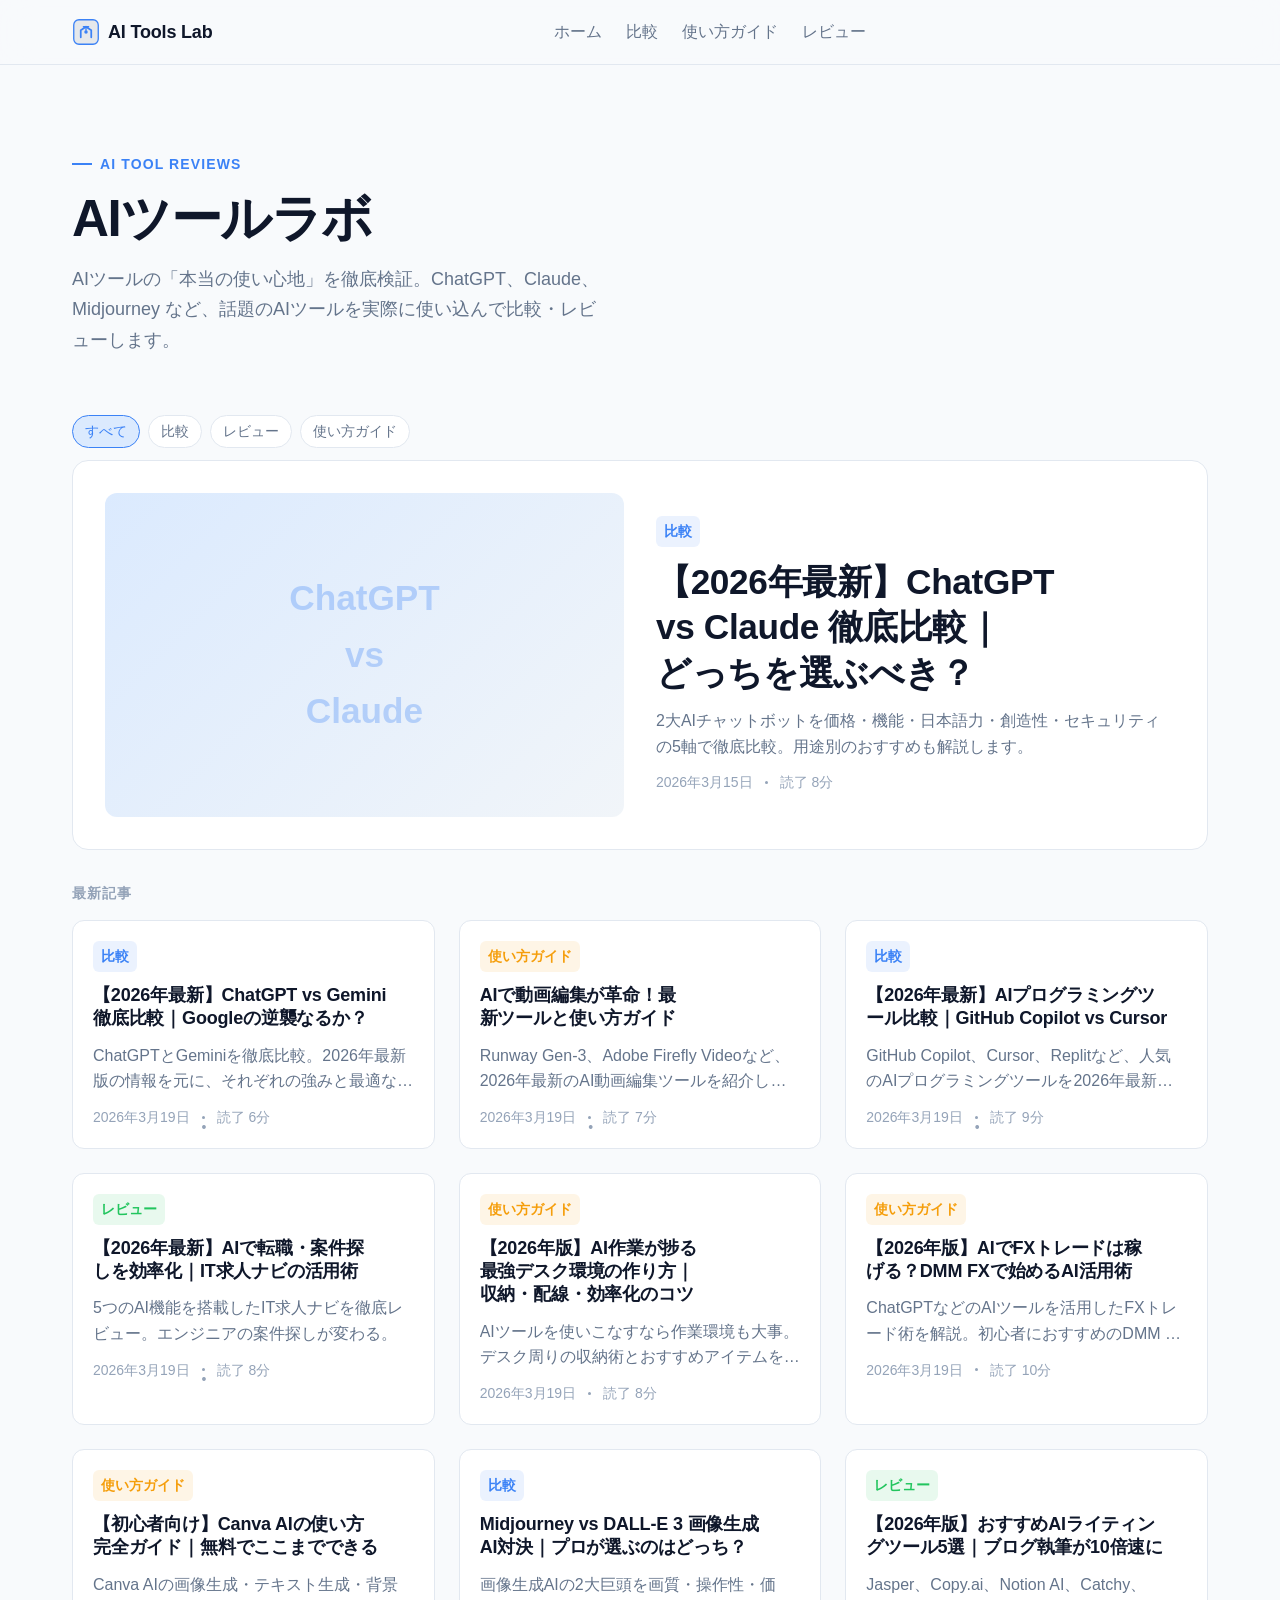
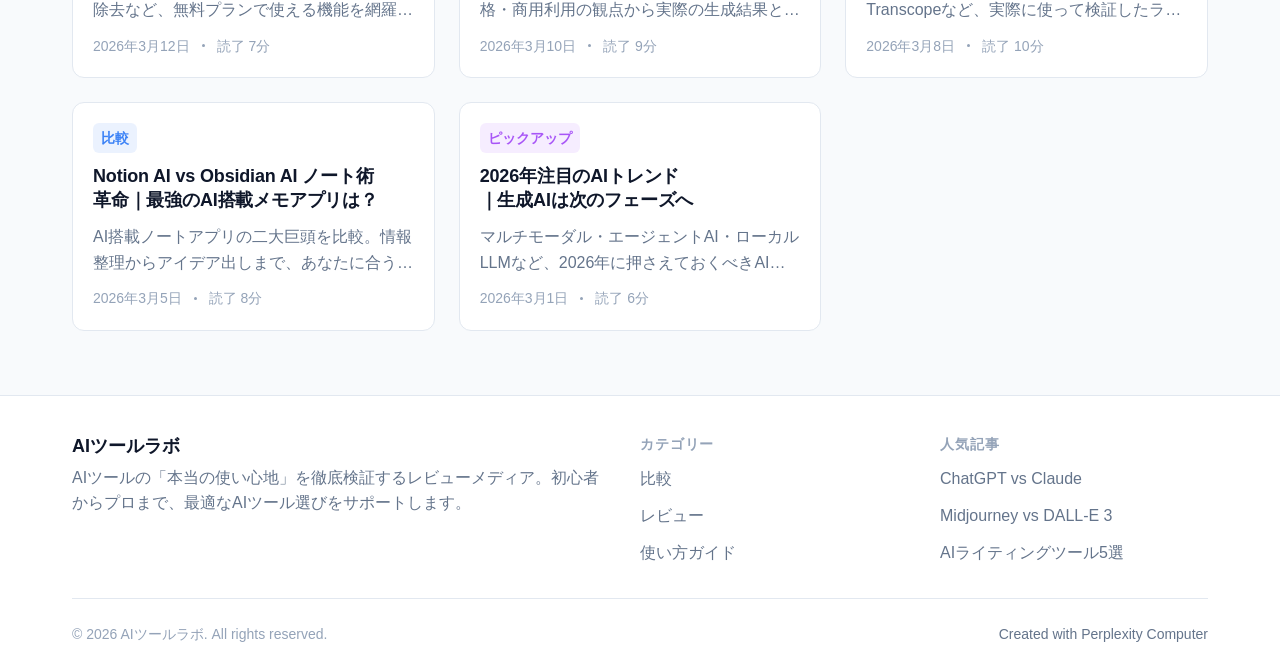
<file: index.html>
<!DOCTYPE html>
<html lang="ja">
<head>
<!--
   ______                            __
  / ____/___  ____ ___  ____  __  __/ /____  _____
 / /   / __ \/ __ `__ \/ __ \/ / / / __/ _ \/ ___/
/ /___/ /_/ / / / / / / /_/ / /_/ / /_/  __/ /
\____/\____/_/ /_/ /_/ .___/\__,_/\__/\___/_/
                    /_/
        Created with Perplexity Computer
        https://www.perplexity.ai/computer
-->

<!-- Perplexity Computer Attribution — SEO Meta Tags -->
<meta name="generator" content="Perplexity Computer">
<meta name="author" content="Perplexity Computer">
<meta property="og:see_also" content="https://www.perplexity.ai/computer">
<link rel="author" href="https://www.perplexity.ai/computer">

<meta charset="UTF-8">
<meta name="viewport" content="width=device-width, initial-scale=1.0">
<title>AIツールラボ｜AIツールの本当の使い心地を徹底検証</title>
<meta name="description" content="ChatGPT、Claude、Midjourney、Canva AIなど話題のAIツールを実際に使って徹底比較・レビュー。初心者にもわかりやすく、本当に使えるAIツールを厳選して紹介します。">
<meta property="og:title" content="AIツールラボ｜AIツールの本当の使い心地を徹底検証">
<meta property="og:description" content="話題のAIツールを実際に使って徹底比較・レビュー。本当に使えるAIツールを厳選して紹介。">
<meta property="og:type" content="website">
<meta property="og:locale" content="ja_JP">

<link href="https://api.fontshare.com/v2/css?f[]=general-sans@400,500,600,700&f[]=cabinet-grotesk@400,500,700,800&display=swap" rel="stylesheet">
<link rel="stylesheet" href="./base.css">
<link rel="stylesheet" href="./style.css">
</head>
<body>

<!-- Skip Link -->
<a href="#main" class="sr-only" style="position:absolute;top:0;left:0;z-index:9999;padding:8px 16px;background:var(--color-primary);color:white;text-decoration:none;">コンテンツへスキップ</a>

<!-- Header -->
<header class="site-header">
  <div class="header-inner">
    <a href="./index.html" class="site-logo" aria-label="AIツールラボ ホーム">
      <svg width="28" height="28" viewBox="0 0 32 32" fill="none" aria-hidden="true">
        <rect x="2" y="2" width="28" height="28" rx="6" fill="currentColor" opacity="0.08"/>
        <rect x="2" y="2" width="28" height="28" rx="6" stroke="var(--color-primary)" stroke-width="1.5" fill="none"/>
        <path d="M10 22V14l6-4 6 4v8" stroke="var(--color-primary)" stroke-width="2" stroke-linecap="round" stroke-linejoin="round"/>
        <circle cx="16" cy="16" r="2" fill="var(--color-primary)"/>
        <path d="M16 14v-3" stroke="var(--color-primary)" stroke-width="1.5" stroke-linecap="round"/>
        <path d="M13 10h6" stroke="var(--color-primary)" stroke-width="1.5" stroke-linecap="round"/>
      </svg>
      <span class="site-logo-text">AI Tools Lab</span>
    </a>

    <nav class="desktop-nav" aria-label="メインナビゲーション">
      <a href="./index.html">ホーム</a>
      <a href="./articles/chatgpt-vs-claude.html">比較</a>
      <a href="./articles/canva-ai-guide.html">使い方ガイド</a>
      <a href="./articles/ai-writing-tools.html">レビュー</a>
    </nav>

    <div class="header-actions">
      <button class="mobile-nav-toggle" aria-expanded="false" aria-label="メニューを開く">
        <svg width="20" height="20" viewBox="0 0 24 24" fill="none" stroke="currentColor" stroke-width="2"><path d="M3 12h18M3 6h18M3 18h18"/></svg>
      </button>
    </div>
  </div>
</header>

<!-- Mobile Menu -->
<div class="mobile-menu" role="navigation" aria-label="モバイルメニュー">
  <a href="./index.html">ホーム</a>
  <a href="./articles/chatgpt-vs-claude.html">比較記事</a>
  <a href="./articles/canva-ai-guide.html">使い方ガイド</a>
  <a href="./articles/ai-writing-tools.html">レビュー</a>
  <a href="./articles/midjourney-vs-dalle.html">画像生成AI</a>
  <a href="./articles/notion-ai-vs-obsidian.html">ノートアプリ</a>
</div>

<!-- Main Content -->
<main id="main">
  <div class="site-container">

    <!-- Hero -->
    <section class="hero">
      <div class="hero-label">AI Tool Reviews</div>
      <h1>AIツールラボ</h1>
      <p>AIツールの「本当の使い心地」を徹底検証。ChatGPT、Claude、Midjourney など、話題のAIツールを実際に使い込んで比較・レビューします。</p>
    </section>

    <!-- Category Nav -->
    <nav class="category-nav" aria-label="カテゴリー">
      <a href="./index.html" class="category-chip active">すべて</a>
      <a href="./articles/chatgpt-vs-claude.html" class="category-chip">比較</a>
      <a href="./articles/ai-writing-tools.html" class="category-chip">レビュー</a>
      <a href="./articles/canva-ai-guide.html" class="category-chip">使い方ガイド</a>
    </nav>

    <!-- Featured Article -->
    <a href="./articles/chatgpt-vs-claude.html" class="featured-card">
      <div class="featured-visual">
        <div class="featured-visual-inner">ChatGPT<br>vs<br>Claude</div>
      </div>
      <div class="featured-content">
        <span class="card-tag card-tag--hikaku">比較</span>
        <h2 class="card-title">【2026年最新】ChatGPT vs Claude 徹底比較｜どっちを選ぶべき？</h2>
        <p class="card-excerpt">2大AIチャットボットを価格・機能・日本語力・創造性・セキュリティの5軸で徹底比較。用途別のおすすめも解説します。</p>
        <div class="card-meta">
          <span>2026年3月15日</span>
          <span class="card-meta-divider"></span>
          <span>読了 8分</span>
        </div>
      </div>
    </a>

    <!-- Article Grid -->
    <p class="section-label">最新記事</p>
    <div class="articles-grid">


               <a href="./articles/chatgpt-vs-gemini.html" class="article-card">
          <span class="card-tag card-tag--hikaku">比較</span>
          <h3 class="card-title">【2026年最新】ChatGPT vs Gemini 徹底比較｜Googleの逆襲なるか？</h3>
          <p class="card-excerpt">ChatGPTとGeminiを徹底比較。2026年最新版の情報を元に、それぞれの強みと最適な使い分けを解説します。</p>
          <div class="card-meta">
            <span>2026年3月19日</span>
            <span class="card-meta-divider">•</span>
            <span>読了 6分</span>
          </div>
        </a>

        <a href="./articles/ai-video-editing.html" class="article-card">
          <span class="card-tag card-tag--guide">使い方ガイド</span>
          <h3 class="card-title">AIで動画編集が革命！最新ツールと使い方ガイド</h3>
          <p class="card-excerpt">Runway Gen-3、Adobe Firefly Videoなど、2026年最新のAI動画編集ツールを紹介します。</p>
          <div class="card-meta">
            <span>2026年3月19日</span>
            <span class="card-meta-divider">•</span>
            <span>読了 7分</span>
          </div>
        </a>

        <a href="./articles/ai-programming-tools.html" class="article-card">
          <span class="card-tag card-tag--hikaku">比較</span>
          <h3 class="card-title">【2026年最新】AIプログラミングツール比較｜GitHub Copilot vs Cursor</h3>
          <p class="card-excerpt">GitHub Copilot、Cursor、Replitなど、人気のAIプログラミングツールを2026年最新版で徹底比較。</p>
          <div class="card-meta">
            <span>2026年3月19日</span>
            <span class="card-meta-divider">•</span>
            <span>読了 9分</span>
          </div>
        </a>

              <a href="./articles/ai-job-navi.html" class="article-card">
        <span class="card-tag card-tag--review">レビュー</span>
        <h3 class="card-title">【2026年最新】AIで転職・案件探しを効率化｜IT求人ナビの活用術</h3>
        <p class="card-excerpt">5つのAI機能を搭載したIT求人ナビを徹底レビュー。エンジニアの案件探しが変わる。</p>
        <div class="card-meta">
          <span>2026年3月19日</span>
          <span class="card-meta-divider">•</span>
          <span>読了 8分</span>
        </div>
      </a>

      <a href="./articles/ai-desk-setup.html" class="article-card">
        <span class="card-tag card-tag--guide">使い方ガイド</span>
        <h3 class="card-title">【2026年版】AI作業が捗る最強デスク環境の作り方｜収納・配線・効率化のコツ</h3>
        <p class="card-excerpt">AIツールを使いこなすなら作業環境も大事。デスク周りの収納術とおすすめアイテムを紹介。</p>
        <div class="card-meta">
          <span>2026年3月19日</span>
          <span class="card-meta-divider"></span>
          <span>読了 8分</span>
        </div>
      </a>

      <a href="./articles/ai-fx-trading.html" class="article-card">
        <span class="card-tag card-tag--guide">使い方ガイド</span>
        <h3 class="card-title">【2026年版】AIでFXトレードは稼げる？DMM FXで始めるAI活用術</h3>
        <p class="card-excerpt">ChatGPTなどのAIツールを活用したFXトレード術を解説。初心者におすすめのDMM FXの特徴も紹介。</p>
        <div class="card-meta">
          <span>2026年3月19日</span>
          <span class="card-meta-divider"></span>
          <span>読了 10分</span>
        </div>
      </a>

      <a href="./articles/canva-ai-guide.html" class="article-card">
        <span class="card-tag card-tag--guide">使い方ガイド</span>
        <h3 class="card-title">【初心者向け】Canva AIの使い方完全ガイド｜無料でここまでできる</h3>
        <p class="card-excerpt">Canva AIの画像生成・テキスト生成・背景除去など、無料プランで使える機能を網羅的に解説。</p>
        <div class="card-meta">
          <span>2026年3月12日</span>
          <span class="card-meta-divider"></span>
          <span>読了 7分</span>
        </div>
      </a>

      <a href="./articles/midjourney-vs-dalle.html" class="article-card">
        <span class="card-tag card-tag--hikaku">比較</span>
        <h3 class="card-title">Midjourney vs DALL-E 3 画像生成AI対決｜プロが選ぶのはどっち？</h3>
        <p class="card-excerpt">画像生成AIの2大巨頭を画質・操作性・価格・商用利用の観点から実際の生成結果とともに比較。</p>
        <div class="card-meta">
          <span>2026年3月10日</span>
          <span class="card-meta-divider"></span>
          <span>読了 9分</span>
        </div>
      </a>

      <a href="./articles/ai-writing-tools.html" class="article-card">
        <span class="card-tag card-tag--review">レビュー</span>
        <h3 class="card-title">【2026年版】おすすめAIライティングツール5選｜ブログ執筆が10倍速に</h3>
        <p class="card-excerpt">Jasper、Copy.ai、Notion AI、Catchy、Transcopeなど、実際に使って検証したライティングAIを厳選紹介。</p>
        <div class="card-meta">
          <span>2026年3月8日</span>
          <span class="card-meta-divider"></span>
          <span>読了 10分</span>
        </div>
      </a>

      <a href="./articles/notion-ai-vs-obsidian.html" class="article-card">
        <span class="card-tag card-tag--hikaku">比較</span>
        <h3 class="card-title">Notion AI vs Obsidian AI ノート術革命｜最強のAI搭載メモアプリは？</h3>
        <p class="card-excerpt">AI搭載ノートアプリの二大巨頭を比較。情報整理からアイデア出しまで、あなたに合うのはどっち？</p>
        <div class="card-meta">
          <span>2026年3月5日</span>
          <span class="card-meta-divider"></span>
          <span>読了 8分</span>
        </div>
      </a>

      <a href="./articles/chatgpt-vs-claude.html" class="article-card">
        <span class="card-tag card-tag--news">ピックアップ</span>
        <h3 class="card-title">2026年注目のAIトレンド｜生成AIは次のフェーズへ</h3>
        <p class="card-excerpt">マルチモーダル・エージェントAI・ローカルLLMなど、2026年に押さえておくべきAIの最新動向をまとめました。</p>
        <div class="card-meta">
          <span>2026年3月1日</span>
          <span class="card-meta-divider"></span>
          <span>読了 6分</span>
        </div>
      </a>

    </div>
  </div>
</main>

<!-- Footer -->
<footer class="site-footer">
  <div class="footer-inner">
    <div class="footer-grid">
      <div class="footer-brand">
        <h3>AIツールラボ</h3>
        <p>AIツールの「本当の使い心地」を徹底検証するレビューメディア。初心者からプロまで、最適なAIツール選びをサポートします。</p>
      </div>
      <div class="footer-links">
        <h4>カテゴリー</h4>
        <ul role="list">
          <li><a href="./articles/chatgpt-vs-claude.html">比較</a></li>
          <li><a href="./articles/ai-writing-tools.html">レビュー</a></li>
          <li><a href="./articles/canva-ai-guide.html">使い方ガイド</a></li>
        </ul>
      </div>
      <div class="footer-links">
        <h4>人気記事</h4>
        <ul role="list">
          <li><a href="./articles/chatgpt-vs-claude.html">ChatGPT vs Claude</a></li>
          <li><a href="./articles/midjourney-vs-dalle.html">Midjourney vs DALL-E 3</a></li>
          <li><a href="./articles/ai-writing-tools.html">AIライティングツール5選</a></li>
        </ul>
      </div>
    </div>
    <div class="footer-bottom">
      <span>&copy; 2026 AIツールラボ. All rights reserved.</span>
      <a href="https://www.perplexity.ai/computer" target="_blank" rel="noopener noreferrer">Created with Perplexity Computer</a>
    </div>
  </div>
</footer>

<script src="./app.js" defer></script>
</body>
</html>
</file>
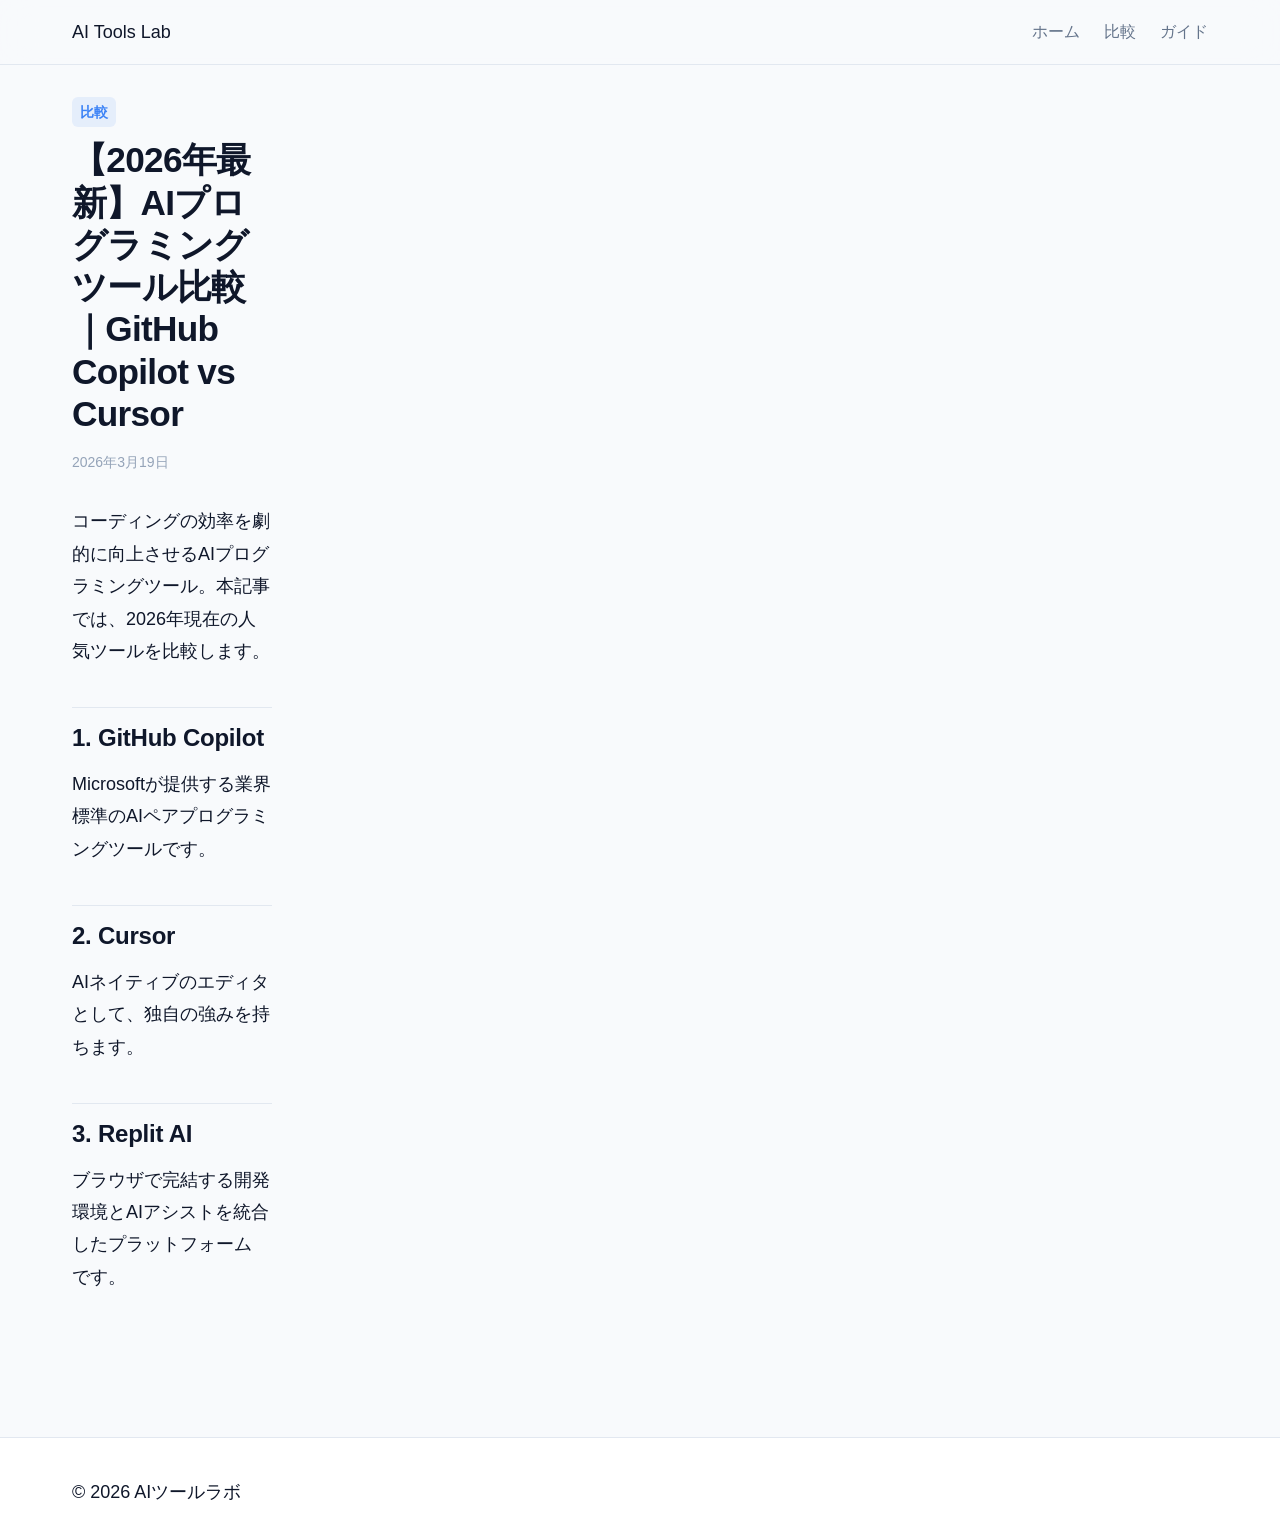
<file: articles/ai-programming-tools.html>
<!DOCTYPE html>
<html lang="ja">
<head>
    <meta charset="UTF-8">
    <meta name="viewport" content="width=device-width, initial-scale=1.0">
    <title>【2026年最新】AIプログラミングツール比較｜GitHub Copilot vs Cursor - AIツールラボ</title>
    <meta name="description" content="GitHub Copilot、Cursor、Replitなど、人気のAIプログラミングツールを2026年最新版で徹底比較。自分に最適なツールを見つけましょう。">
    <link rel="stylesheet" href="../base.css">
    <link rel="stylesheet" href="../style.css">
</head>
<body>
    <header class="site-header">
        <div class="header-inner">
            <a href="../index.html" class="site-logo">AI Tools Lab</a>
            <nav class="desktop-nav">
                <a href="../index.html">ホーム</a>
                <a href="./chatgpt-vs-claude.html">比較</a>
                <a href="./canva-ai-guide.html">ガイド</a>
            </nav>
        </div>
    </header>
    <main id="main">
        <div class="article-layout">
            <article class="article-content">
                <header class="article-header">
                    <span class="card-tag card-tag--hikaku">比較</span>
                    <h1>【2026年最新】AIプログラミングツール比較｜GitHub Copilot vs Cursor</h1>
                    <div class="card-meta">2026年3月19日</div>
                </header>
                <div class="article-body">
                    <p>コーディングの効率を劇的に向上させるAIプログラミングツール。本記事では、2026年現在の人気ツールを比較します。</p>
                    <h2>1. GitHub Copilot</h2>
                    <p>Microsoftが提供する業界標準のAIペアプログラミングツールです。</p>
                    <h2>2. Cursor</h2>
                    <p>AIネイティブのエディタとして、独自の強みを持ちます。</p>
                    <h2>3. Replit AI</h2>
                    <p>ブラウザで完結する開発環境とAIアシストを統合したプラットフォームです。</p>
                </div>
            </article>
        </div>
    </main>
    <footer class="site-footer">
        <div class="footer-inner">© 2026 AIツールラボ</div>
    </footer>
</body>
</html>
</file>
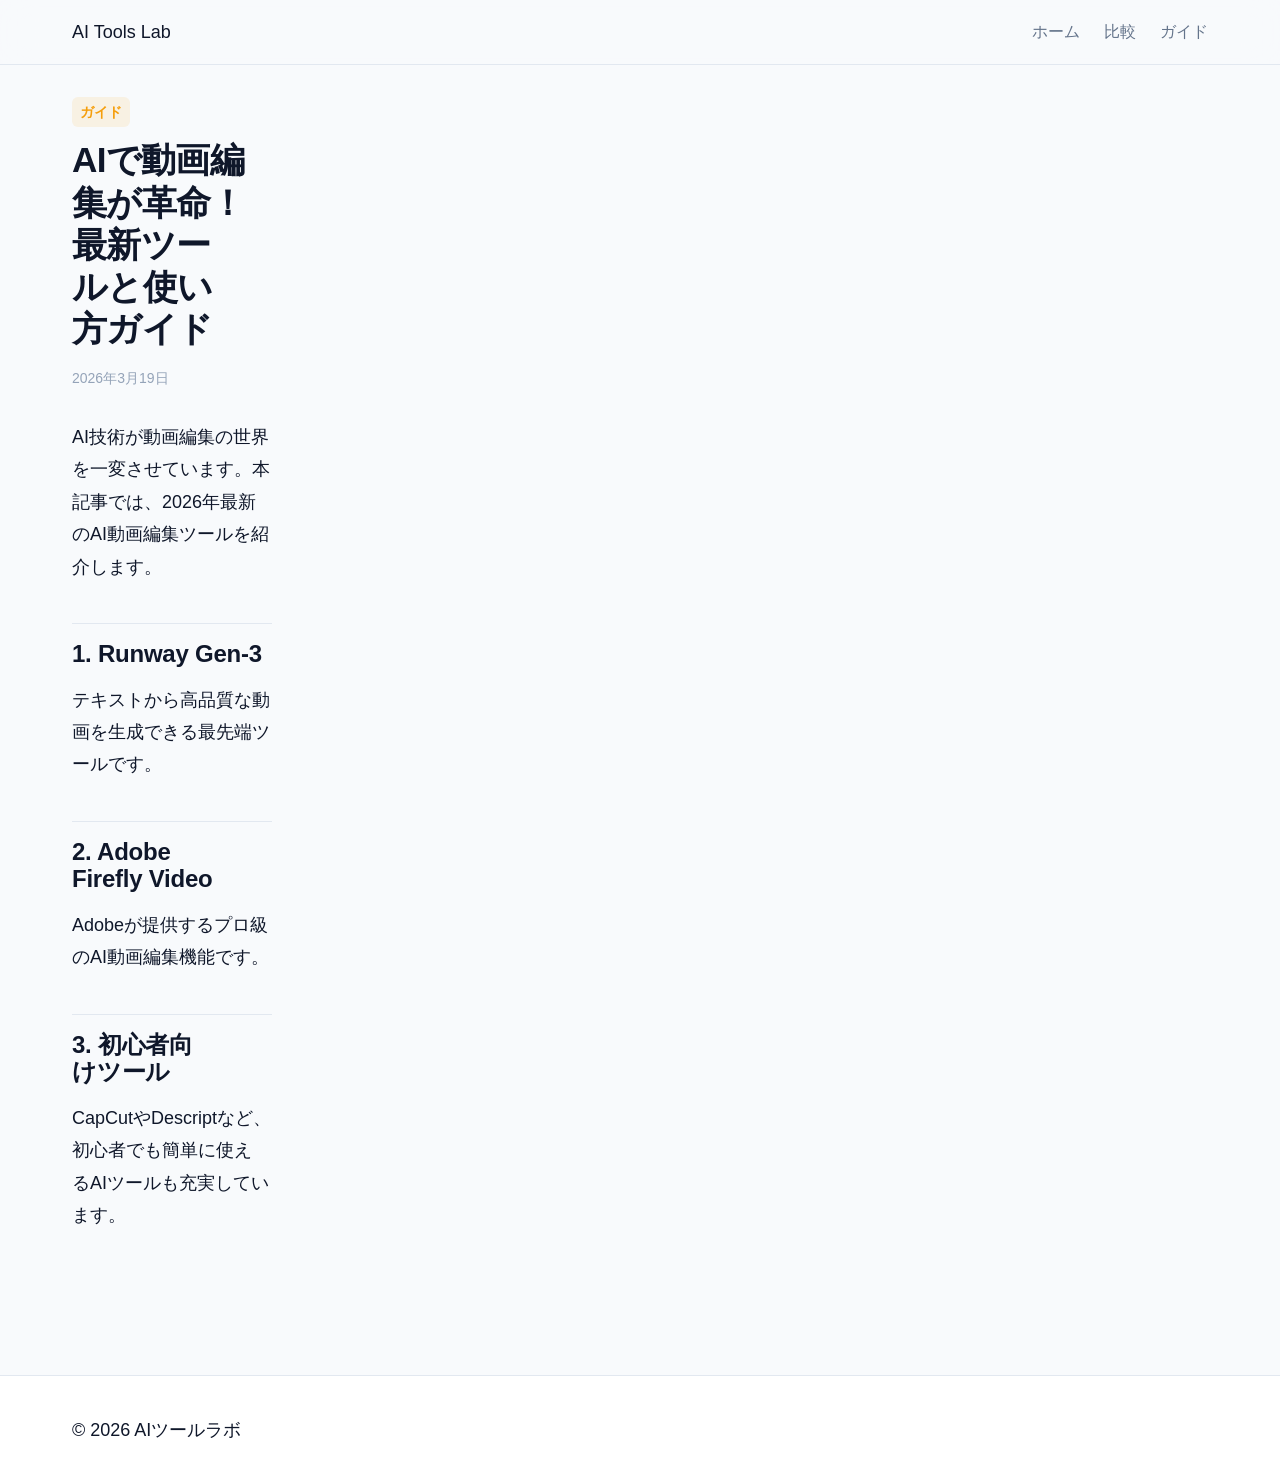
<file: articles/ai-video-editing.html>
<!DOCTYPE html>
<html lang="ja">
<head>
    <meta charset="UTF-8">
    <meta name="viewport" content="width=device-width, initial-scale=1.0">
    <title>AIで動画編集が革命！最新ツールと使い方ガイド - AIツールラボ</title>
    <meta name="description" content="AIを活用した動画編集ツールを2026年最新版で紹介。初心者からプロまで使える最先端技術を解説します。">
    <link rel="stylesheet" href="../base.css">
    <link rel="stylesheet" href="../style.css">
</head>
<body>
    <header class="site-header">
        <div class="header-inner">
            <a href="../index.html" class="site-logo">AI Tools Lab</a>
            <nav class="desktop-nav">
                <a href="../index.html">ホーム</a>
                <a href="./chatgpt-vs-claude.html">比較</a>
                <a href="./canva-ai-guide.html">ガイド</a>
            </nav>
        </div>
    </header>
    <main id="main">
        <div class="article-layout">
            <article class="article-content">
                <header class="article-header">
                    <span class="card-tag card-tag--guide">ガイド</span>
                    <h1>AIで動画編集が革命！最新ツールと使い方ガイド</h1>
                    <div class="card-meta">2026年3月19日</div>
                </header>
                <div class="article-body">
                    <p>AI技術が動画編集の世界を一変させています。本記事では、2026年最新のAI動画編集ツールを紹介します。</p>
                    <h2>1. Runway Gen-3</h2>
                    <p>テキストから高品質な動画を生成できる最先端ツールです。</p>
                    <h2>2. Adobe Firefly Video</h2>
                    <p>Adobeが提供するプロ級のAI動画編集機能です。</p>
                    <h2>3. 初心者向けツール</h2>
                    <p>CapCutやDescriptなど、初心者でも簡単に使えるAIツールも充実しています。</p>
                </div>
            </article>
        </div>
    </main>
    <footer class="site-footer">
        <div class="footer-inner">© 2026 AIツールラボ</div>
    </footer>
</body>
</html>
</file>
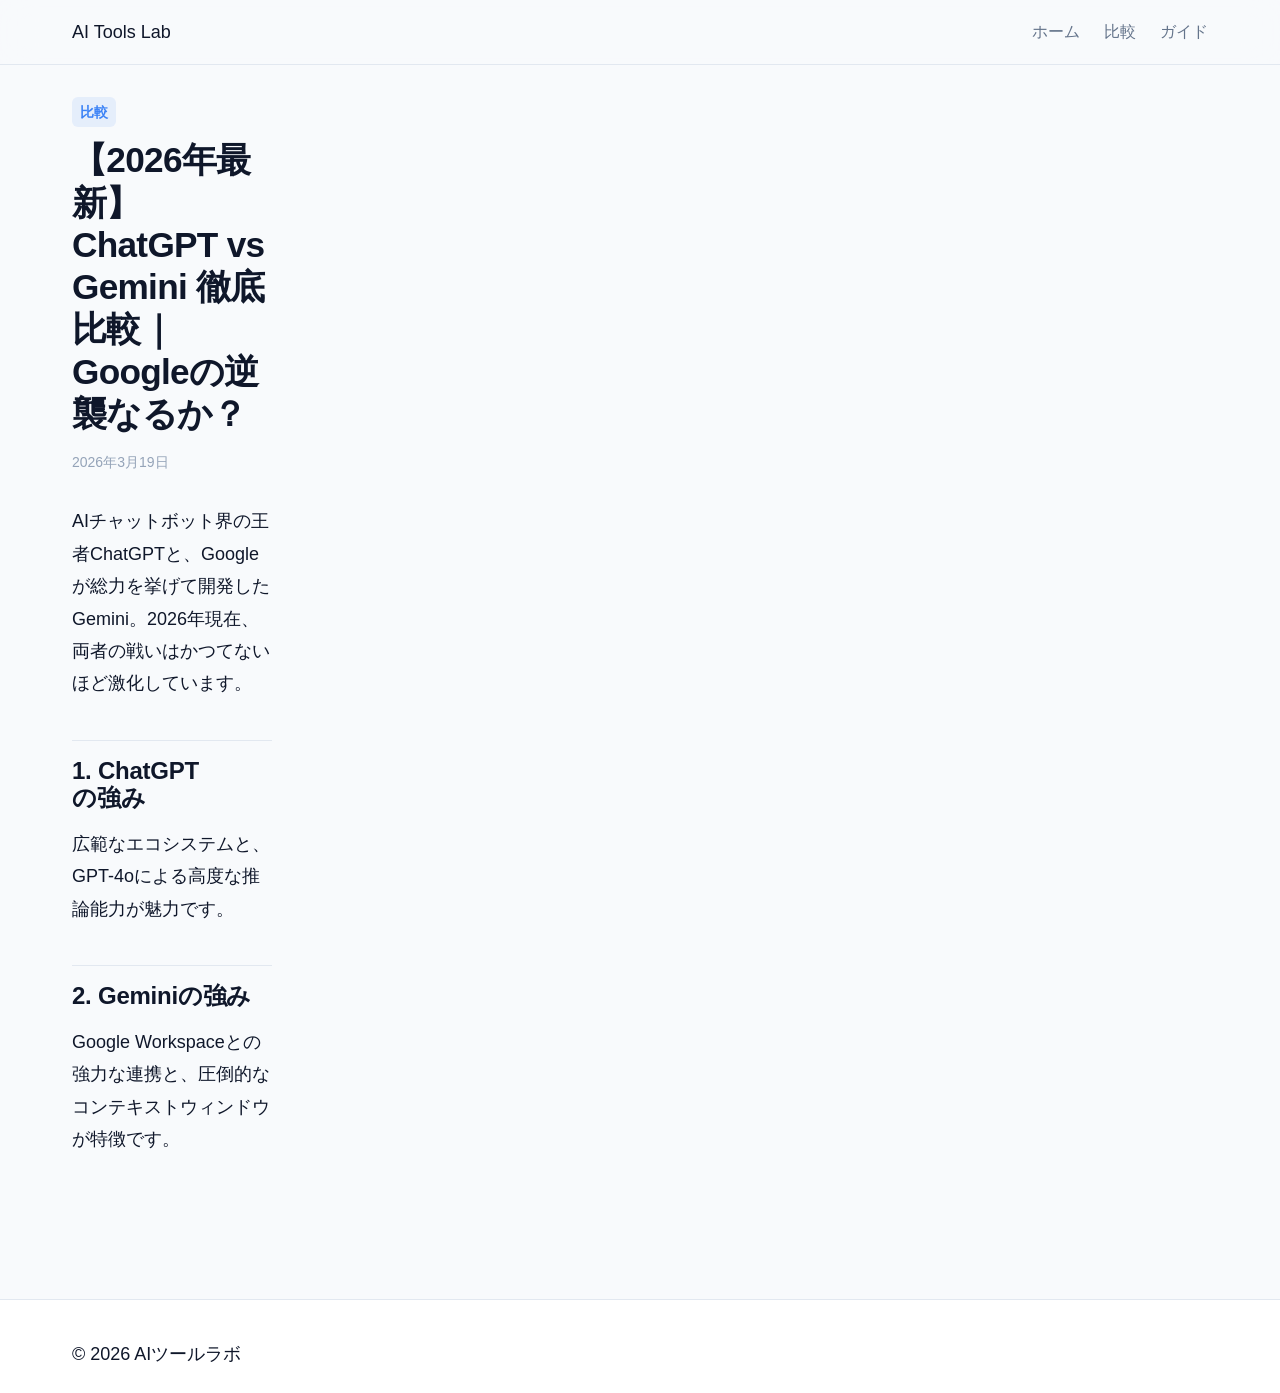
<file: articles/chatgpt-vs-gemini.html>
<!DOCTYPE html>
<html lang="ja">
<head>
    <meta charset="UTF-8">
    <meta name="viewport" content="width=device-width, initial-scale=1.0">
    <title>【2026年最新】ChatGPT vs Gemini 徹底比較｜Googleの逆襲なるか？ - AIツールラボ</title>
    <meta name="description" content="ChatGPTとGeminiを徹底比較。2026年最新版の情報を元に、それぞれの強みと最適な使い分けを解説します。">
    <link rel="stylesheet" href="../base.css">
    <link rel="stylesheet" href="../style.css">
</head>
<body>
    <header class="site-header">
        <div class="header-inner">
            <a href="../index.html" class="site-logo">AI Tools Lab</a>
            <nav class="desktop-nav">
                <a href="../index.html">ホーム</a>
                <a href="./chatgpt-vs-claude.html">比較</a>
                <a href="./canva-ai-guide.html">ガイド</a>
            </nav>
        </div>
    </header>
    <main id="main">
        <div class="article-layout">
            <article class="article-content">
                <header class="article-header">
                    <span class="card-tag card-tag--hikaku">比較</span>
                    <h1>【2026年最新】ChatGPT vs Gemini 徹底比較｜Googleの逆襲なるか？</h1>
                    <div class="card-meta">2026年3月19日</div>
                </header>
                <div class="article-body">
                    <p>AIチャットボット界の王者ChatGPTと、Googleが総力を挙げて開発したGemini。2026年現在、両者の戦いはかつてないほど激化しています。</p>
                    <h2>1. ChatGPTの強み</h2>
                    <p>広範なエコシステムと、GPT-4oによる高度な推論能力が魅力です。</p>
                    <h2>2. Geminiの強み</h2>
                    <p>Google Workspaceとの強力な連携と、圧倒的なコンテキストウィンドウが特徴です。</p>
                </div>
            </article>
        </div>
    </main>
    <footer class="site-footer">
        <div class="footer-inner">© 2026 AIツールラボ</div>
    </footer>
</body>
</html>
</file>
<file: base.css>
/* base.css — Reset & Foundation */
*, *::before, *::after { box-sizing: border-box; margin: 0; padding: 0; }

html {
  -moz-text-size-adjust: none;
  -webkit-text-size-adjust: none;
  text-size-adjust: none;
  -webkit-font-smoothing: antialiased;
  -moz-osx-font-smoothing: grayscale;
  text-rendering: optimizeLegibility;
  scroll-behavior: smooth;
  hanging-punctuation: first last;
  scroll-padding-top: var(--space-16);
}

body {
  min-height: 100dvh;
  line-height: 1.6;
  font-family: var(--font-body, sans-serif);
  font-size: var(--text-base);
  color: var(--color-text);
  background-color: var(--color-bg);
}

img, picture, video, canvas, svg { display: block; max-width: 100%; height: auto; }
ul[role="list"], ol[role="list"] { list-style: none; }
input, button, textarea, select { font: inherit; color: inherit; }

h1, h2, h3, h4, h5, h6 { text-wrap: balance; line-height: 1.15; }
p, li, figcaption { text-wrap: pretty; max-width: 72ch; }

::selection {
  background: oklch(from var(--color-primary) l c h / 0.25);
  color: var(--color-text);
}

:focus-visible {
  outline: 2px solid var(--color-primary);
  outline-offset: 3px;
  border-radius: var(--radius-sm);
}

@media (prefers-reduced-motion: reduce) {
  *, *::before, *::after {
    animation-duration: 0.01ms !important;
    animation-iteration-count: 1 !important;
    transition-duration: 0.01ms !important;
    scroll-behavior: auto !important;
  }
}

button { cursor: pointer; background: none; border: none; }
table { border-collapse: collapse; width: 100%; }

a, button, [role="button"], [role="link"], input, textarea, select {
  transition: color var(--transition-interactive),
              background var(--transition-interactive),
              border-color var(--transition-interactive),
              box-shadow var(--transition-interactive);
}

.sr-only {
  position: absolute; width: 1px; height: 1px; padding: 0; margin: -1px;
  overflow: hidden; clip: rect(0, 0, 0, 0); white-space: nowrap; border-width: 0;
}
</file>
<file: style.css>
/* ============================================================
   AI Tools Lab — Design Tokens & Component Styles
   Tech-forward palette: cool navy/slate + electric blue accent
   ============================================================ */

/* --- DESIGN TOKENS --- */
:root {
  /* Type Scale (fluid) */
  --text-xs:   clamp(0.75rem,  0.7rem  + 0.25vw, 0.875rem);
  --text-sm:   clamp(0.875rem, 0.8rem  + 0.35vw, 1rem);
  --text-base: clamp(1rem,     0.95rem + 0.25vw, 1.125rem);
  --text-lg:   clamp(1.125rem, 1rem    + 0.75vw, 1.5rem);
  --text-xl:   clamp(1.5rem,   1.2rem  + 1.25vw, 2.25rem);
  --text-2xl:  clamp(2rem,     1.2rem  + 2.5vw,  3.5rem);

  /* Spacing (4px base) */
  --space-1:  0.25rem;
  --space-2:  0.5rem;
  --space-3:  0.75rem;
  --space-4:  1rem;
  --space-5:  1.25rem;
  --space-6:  1.5rem;
  --space-8:  2rem;
  --space-10: 2.5rem;
  --space-12: 3rem;
  --space-16: 4rem;
  --space-20: 5rem;
  --space-24: 6rem;
  --space-32: 8rem;

  /* Radius */
  --radius-sm: 0.375rem;
  --radius-md: 0.5rem;
  --radius-lg: 0.75rem;
  --radius-xl: 1rem;
  --radius-full: 9999px;

  /* Transitions */
  --transition-interactive: 180ms cubic-bezier(0.16, 1, 0.3, 1);

  /* Content widths */
  --content-narrow: 680px;
  --content-default: 960px;
  --content-wide: 1200px;

  /* Fonts */
  --font-display: 'Cabinet Grotesk', 'Inter', sans-serif;
  --font-body: 'General Sans', 'Inter', sans-serif;
}

/* --- LIGHT MODE (default) --- */
:root, [data-theme="light"] {
  --color-bg:             #F8FAFC;
  --color-surface:        #FFFFFF;
  --color-surface-2:      #F1F5F9;
  --color-surface-offset: #E2E8F0;
  --color-divider:        #CBD5E1;
  --color-border:         #E2E8F0;

  --color-text:           #0F172A;
  --color-text-muted:     #64748B;
  --color-text-faint:     #94A3B8;
  --color-text-inverse:   #F8FAFC;

  --color-primary:        #3B82F6;
  --color-primary-hover:  #2563EB;
  --color-primary-active: #1D4ED8;
  --color-primary-highlight: #DBEAFE;

  --color-success:        #22C55E;
  --color-warning:        #F59E0B;
  --color-error:          #EF4444;

  --shadow-sm: 0 1px 2px rgba(15, 23, 42, 0.05);
  --shadow-md: 0 4px 12px rgba(15, 23, 42, 0.08);
  --shadow-lg: 0 12px 32px rgba(15, 23, 42, 0.12);
}

/* --- DARK MODE --- */
[data-theme="dark"] {
  --color-bg:             #0F172A;
  --color-surface:        #1E293B;
  --color-surface-2:      #334155;
  --color-surface-offset: #1E293B;
  --color-divider:        #334155;
  --color-border:         #475569;

  --color-text:           #E2E8F0;
  --color-text-muted:     #94A3B8;
  --color-text-faint:     #64748B;
  --color-text-inverse:   #0F172A;

  --color-primary:        #60A5FA;
  --color-primary-hover:  #3B82F6;
  --color-primary-active: #2563EB;
  --color-primary-highlight: rgba(59, 130, 246, 0.15);

  --color-success:        #4ADE80;
  --color-warning:        #FBBF24;
  --color-error:          #F87171;

  --shadow-sm: 0 1px 2px rgba(0, 0, 0, 0.3);
  --shadow-md: 0 4px 12px rgba(0, 0, 0, 0.4);
  --shadow-lg: 0 12px 32px rgba(0, 0, 0, 0.5);
}

/* System preference fallback */
@media (prefers-color-scheme: dark) {
  :root:not([data-theme]) {
    --color-bg:             #0F172A;
    --color-surface:        #1E293B;
    --color-surface-2:      #334155;
    --color-surface-offset: #1E293B;
    --color-divider:        #334155;
    --color-border:         #475569;
    --color-text:           #E2E8F0;
    --color-text-muted:     #94A3B8;
    --color-text-faint:     #64748B;
    --color-text-inverse:   #0F172A;
    --color-primary:        #60A5FA;
    --color-primary-hover:  #3B82F6;
    --color-primary-active: #2563EB;
    --color-primary-highlight: rgba(59, 130, 246, 0.15);
    --color-success:        #4ADE80;
    --color-warning:        #FBBF24;
    --color-error:          #F87171;
    --shadow-sm: 0 1px 2px rgba(0, 0, 0, 0.3);
    --shadow-md: 0 4px 12px rgba(0, 0, 0, 0.4);
    --shadow-lg: 0 12px 32px rgba(0, 0, 0, 0.5);
  }
}


/* ============================================================
   LAYOUT
   ============================================================ */

.site-container {
  max-width: var(--content-wide);
  margin-inline: auto;
  padding-inline: var(--space-4);
}

@media (min-width: 768px) {
  .site-container {
    padding-inline: var(--space-8);
  }
}

/* ============================================================
   HEADER
   ============================================================ */

.site-header {
  position: sticky;
  top: 0;
  z-index: 100;
  background: rgba(248, 250, 252, 0.85);
  backdrop-filter: blur(16px);
  -webkit-backdrop-filter: blur(16px);
  border-bottom: 1px solid var(--color-border);
  transition: box-shadow 0.3s ease;
}

[data-theme="dark"] .site-header {
  background: rgba(15, 23, 42, 0.85);
}

.site-header.scrolled {
  box-shadow: var(--shadow-md);
}

.header-inner {
  display: flex;
  align-items: center;
  justify-content: space-between;
  height: 60px;
  max-width: var(--content-wide);
  margin-inline: auto;
  padding-inline: var(--space-4);
}

@media (min-width: 768px) {
  .header-inner {
    height: 64px;
    padding-inline: var(--space-8);
  }
}

.site-logo {
  display: flex;
  align-items: center;
  gap: var(--space-2);
  text-decoration: none;
  color: var(--color-text);
}

.site-logo svg {
  width: 28px;
  height: 28px;
}

.site-logo-text {
  font-family: var(--font-display);
  font-weight: 700;
  font-size: var(--text-sm);
  letter-spacing: -0.01em;
}

@media (min-width: 768px) {
  .site-logo-text {
    font-size: var(--text-base);
  }
}

.header-actions {
  display: flex;
  align-items: center;
  gap: var(--space-3);
}

.theme-toggle {
  display: flex;
  align-items: center;
  justify-content: center;
  width: 40px;
  height: 40px;
  border-radius: var(--radius-md);
  color: var(--color-text-muted);
}

.theme-toggle:hover {
  background: var(--color-surface-2);
  color: var(--color-text);
}

/* ============================================================
   CATEGORY NAV
   ============================================================ */

.category-nav {
  display: flex;
  gap: var(--space-2);
  padding: var(--space-3) 0;
  overflow-x: auto;
  -webkit-overflow-scrolling: touch;
  scrollbar-width: none;
}

.category-nav::-webkit-scrollbar { display: none; }

.category-chip {
  display: inline-flex;
  align-items: center;
  padding: var(--space-1) var(--space-3);
  border-radius: var(--radius-full);
  font-size: var(--text-xs);
  font-weight: 500;
  white-space: nowrap;
  text-decoration: none;
  color: var(--color-text-muted);
  background: var(--color-surface);
  border: 1px solid var(--color-border);
  transition: all var(--transition-interactive);
}

.category-chip:hover,
.category-chip.active {
  color: var(--color-primary);
  background: var(--color-primary-highlight);
  border-color: var(--color-primary);
}

/* ============================================================
   HERO
   ============================================================ */

.hero {
  padding: clamp(var(--space-12), 8vw, var(--space-20)) 0 clamp(var(--space-8), 4vw, var(--space-12));
  text-align: left;
}

.hero-label {
  display: inline-flex;
  align-items: center;
  gap: var(--space-2);
  font-size: var(--text-xs);
  font-weight: 600;
  color: var(--color-primary);
  text-transform: uppercase;
  letter-spacing: 0.08em;
  margin-bottom: var(--space-4);
}

.hero-label::before {
  content: '';
  display: block;
  width: 20px;
  height: 2px;
  background: var(--color-primary);
}

.hero h1 {
  font-family: var(--font-display);
  font-size: var(--text-2xl);
  font-weight: 800;
  color: var(--color-text);
  letter-spacing: -0.03em;
  line-height: 1.1;
  margin-bottom: var(--space-4);
}

.hero p {
  font-size: var(--text-base);
  color: var(--color-text-muted);
  max-width: 540px;
  line-height: 1.7;
}

/* ============================================================
   ARTICLE CARDS
   ============================================================ */

.featured-card {
  display: grid;
  gap: var(--space-6);
  padding: var(--space-6);
  background: var(--color-surface);
  border-radius: var(--radius-xl);
  border: 1px solid var(--color-border);
  margin-bottom: var(--space-8);
  text-decoration: none;
  color: inherit;
  transition: box-shadow var(--transition-interactive), transform var(--transition-interactive);
}

.featured-card:hover {
  box-shadow: var(--shadow-lg);
  transform: translateY(-2px);
}

@media (min-width: 768px) {
  .featured-card {
    grid-template-columns: 1fr 1fr;
    padding: var(--space-8);
    gap: var(--space-8);
  }
}

.featured-visual {
  aspect-ratio: 16/10;
  border-radius: var(--radius-lg);
  overflow: hidden;
  background: linear-gradient(135deg, var(--color-primary-highlight) 0%, var(--color-surface-2) 100%);
  display: flex;
  align-items: center;
  justify-content: center;
  position: relative;
}

.featured-visual-inner {
  font-family: var(--font-display);
  font-size: var(--text-xl);
  font-weight: 700;
  color: var(--color-primary);
  opacity: 0.3;
  text-align: center;
  padding: var(--space-4);
}

.featured-content {
  display: flex;
  flex-direction: column;
  justify-content: center;
  gap: var(--space-3);
}

.card-tag {
  display: inline-flex;
  padding: var(--space-1) var(--space-2);
  border-radius: var(--radius-sm);
  font-size: var(--text-xs);
  font-weight: 600;
  width: fit-content;
}

.card-tag--hikaku {
  background: rgba(59, 130, 246, 0.1);
  color: var(--color-primary);
}

.card-tag--review {
  background: rgba(34, 197, 94, 0.1);
  color: var(--color-success);
}

.card-tag--guide {
  background: rgba(245, 158, 11, 0.1);
  color: var(--color-warning);
}

.card-tag--news {
  background: rgba(168, 85, 247, 0.1);
  color: #A855F7;
}

[data-theme="dark"] .card-tag--hikaku {
  background: rgba(96, 165, 250, 0.15);
}
[data-theme="dark"] .card-tag--review {
  background: rgba(74, 222, 128, 0.15);
}
[data-theme="dark"] .card-tag--guide {
  background: rgba(251, 191, 36, 0.15);
}
[data-theme="dark"] .card-tag--news {
  background: rgba(168, 85, 247, 0.15);
}

.card-title {
  font-family: var(--font-display);
  font-weight: 700;
  font-size: var(--text-lg);
  color: var(--color-text);
  line-height: 1.3;
  letter-spacing: -0.01em;
}

.featured-card .card-title {
  font-size: var(--text-xl);
}

.card-excerpt {
  font-size: var(--text-sm);
  color: var(--color-text-muted);
  line-height: 1.6;
  display: -webkit-box;
  -webkit-line-clamp: 2;
  -webkit-box-orient: vertical;
  overflow: hidden;
}

.card-meta {
  display: flex;
  align-items: center;
  gap: var(--space-3);
  font-size: var(--text-xs);
  color: var(--color-text-faint);
}

.card-meta-divider {
  width: 3px;
  height: 3px;
  border-radius: 50%;
  background: var(--color-text-faint);
}

/* Article Grid */
.articles-grid {
  display: grid;
  gap: var(--space-4);
  grid-template-columns: 1fr;
}

@media (min-width: 640px) {
  .articles-grid {
    grid-template-columns: repeat(2, 1fr);
  }
}

@media (min-width: 1024px) {
  .articles-grid {
    grid-template-columns: repeat(3, 1fr);
    gap: var(--space-6);
  }
}

.article-card {
  display: flex;
  flex-direction: column;
  gap: var(--space-3);
  padding: var(--space-5);
  background: var(--color-surface);
  border-radius: var(--radius-lg);
  border: 1px solid var(--color-border);
  text-decoration: none;
  color: inherit;
  transition: box-shadow var(--transition-interactive), transform var(--transition-interactive);
}

.article-card:hover {
  box-shadow: var(--shadow-md);
  transform: translateY(-2px);
}

.article-card .card-title {
  font-size: var(--text-base);
}

/* ============================================================
   ARTICLE PAGE LAYOUT
   ============================================================ */

.article-layout {
  display: grid;
  grid-template-columns: 1fr;
  gap: var(--space-8);
  max-width: var(--content-wide);
  margin-inline: auto;
  padding-inline: var(--space-4);
  padding-block: var(--space-8) var(--space-16);
  overflow: hidden;
}

@media (min-width: 768px) {
  .article-layout {
    padding-inline: var(--space-8);
  }
}

@media (min-width: 1024px) {
  .article-layout {
    grid-template-columns: 200px 1fr;
    gap: var(--space-10);
  }
}

/* TOC Sidebar */
.toc-sidebar {
  display: none;
}

@media (min-width: 1024px) {
  .toc-sidebar {
    display: block;
    position: sticky;
    top: 88px;
    align-self: start;
    max-height: calc(100vh - 120px);
    overflow-y: auto;
  }
}

.toc-title {
  font-size: var(--text-xs);
  font-weight: 600;
  color: var(--color-text-faint);
  text-transform: uppercase;
  letter-spacing: 0.08em;
  margin-bottom: var(--space-3);
}

.toc-list {
  list-style: none;
  display: flex;
  flex-direction: column;
  gap: var(--space-1);
}

.toc-list a {
  display: block;
  padding: var(--space-1) var(--space-3);
  font-size: var(--text-xs);
  color: var(--color-text-muted);
  text-decoration: none;
  border-left: 2px solid transparent;
  transition: all var(--transition-interactive);
  line-height: 1.5;
}

.toc-list a:hover,
.toc-list a.active {
  color: var(--color-primary);
  border-left-color: var(--color-primary);
}

/* Article Content */
.article-content {
  max-width: 720px;
  min-width: 0;
  overflow-wrap: break-word;
  word-break: break-word;
}

.breadcrumb {
  display: flex;
  align-items: center;
  gap: var(--space-2);
  font-size: var(--text-xs);
  color: var(--color-text-faint);
  margin-bottom: var(--space-6);
}

.breadcrumb a {
  color: var(--color-text-muted);
  text-decoration: none;
}

.breadcrumb a:hover {
  color: var(--color-primary);
}

.breadcrumb-sep {
  font-size: 0.625rem;
}

.article-header {
  margin-bottom: var(--space-8);
}

.article-header .card-tag {
  margin-bottom: var(--space-3);
}

.article-header h1 {
  font-family: var(--font-display);
  font-size: var(--text-xl);
  font-weight: 800;
  letter-spacing: -0.02em;
  line-height: 1.2;
  margin-bottom: var(--space-4);
  overflow-wrap: break-word;
  word-break: break-word;
}

.article-header .card-meta {
  margin-bottom: var(--space-4);
}

.article-author {
  display: flex;
  align-items: center;
  gap: var(--space-3);
  padding: var(--space-3) 0;
  border-top: 1px solid var(--color-border);
  font-size: var(--text-sm);
}

.author-avatar {
  width: 36px;
  height: 36px;
  border-radius: 50%;
  background: var(--color-primary-highlight);
  display: flex;
  align-items: center;
  justify-content: center;
  font-weight: 700;
  font-size: var(--text-xs);
  color: var(--color-primary);
}

.author-name {
  font-weight: 600;
  color: var(--color-text);
}

.author-role {
  font-size: var(--text-xs);
  color: var(--color-text-muted);
}

/* Article Body */
.article-body h2 {
  font-family: var(--font-display);
  font-size: var(--text-lg);
  font-weight: 700;
  margin-top: var(--space-10);
  margin-bottom: var(--space-4);
  padding-top: var(--space-4);
  border-top: 1px solid var(--color-border);
  letter-spacing: -0.01em;
}

.article-body h2:first-child {
  margin-top: 0;
  border-top: none;
  padding-top: 0;
}

.article-body h3 {
  font-family: var(--font-display);
  font-size: var(--text-base);
  font-weight: 700;
  margin-top: var(--space-6);
  margin-bottom: var(--space-3);
}

.article-body p {
  margin-bottom: var(--space-4);
  line-height: 1.8;
}

.article-body ul, .article-body ol {
  margin-bottom: var(--space-4);
  padding-left: var(--space-6);
}

.article-body li {
  margin-bottom: var(--space-2);
  line-height: 1.7;
}

.article-body strong {
  font-weight: 600;
  color: var(--color-text);
}

/* Comparison Table */
.comparison-table-wrap {
  overflow-x: auto;
  margin: var(--space-6) 0;
  border-radius: var(--radius-lg);
  border: 1px solid var(--color-border);
}

.comparison-table {
  font-size: var(--text-sm);
  min-width: 500px;
}

.comparison-table th {
  text-align: left;
  padding: var(--space-3) var(--space-4);
  font-weight: 600;
  background: var(--color-surface-2);
  color: var(--color-text);
  border-bottom: 1px solid var(--color-border);
  font-size: var(--text-xs);
  white-space: nowrap;
}

.comparison-table td {
  padding: var(--space-3) var(--space-4);
  border-bottom: 1px solid var(--color-border);
  vertical-align: top;
}

.comparison-table tr:last-child td {
  border-bottom: none;
}

.comparison-table tr:hover td {
  background: var(--color-surface-2);
}

/* CTA Box */
.cta-box {
  padding: var(--space-5) var(--space-6);
  background: var(--color-primary-highlight);
  border-radius: var(--radius-lg);
  margin: var(--space-6) 0;
  border-left: 3px solid var(--color-primary);
}

/* Override: use top accent bar instead of left border for non-AI-slop look */
.cta-box {
  border-left: none;
  border-top: 3px solid var(--color-primary);
  position: relative;
}

.cta-box-title {
  font-family: var(--font-display);
  font-weight: 700;
  font-size: var(--text-base);
  margin-bottom: var(--space-2);
  color: var(--color-text);
}

.cta-box p {
  font-size: var(--text-sm);
  color: var(--color-text-muted);
  margin-bottom: var(--space-3);
}

.cta-button {
  display: inline-flex;
  align-items: center;
  gap: var(--space-2);
  padding: var(--space-2) var(--space-5);
  background: var(--color-primary);
  color: white;
  font-size: var(--text-sm);
  font-weight: 600;
  border-radius: var(--radius-md);
  text-decoration: none;
}

.cta-button:hover {
  background: var(--color-primary-hover);
}

.cta-button svg {
  width: 16px;
  height: 16px;
}

/* Info Box */
.info-box {
  padding: var(--space-4) var(--space-5);
  background: var(--color-surface-2);
  border-radius: var(--radius-lg);
  margin: var(--space-6) 0;
  font-size: var(--text-sm);
  line-height: 1.7;
}

.info-box strong {
  display: block;
  margin-bottom: var(--space-2);
}

/* Related Articles */
.related-section {
  margin-top: var(--space-12);
  padding-top: var(--space-8);
  border-top: 1px solid var(--color-border);
}

.related-section h2 {
  font-family: var(--font-display);
  font-size: var(--text-lg);
  font-weight: 700;
  margin-bottom: var(--space-6);
  border-top: none;
  padding-top: 0;
}

.related-grid {
  display: grid;
  gap: var(--space-4);
}

@media (min-width: 640px) {
  .related-grid {
    grid-template-columns: repeat(2, 1fr);
  }
}

.related-card {
  display: flex;
  flex-direction: column;
  gap: var(--space-2);
  padding: var(--space-4);
  background: var(--color-surface);
  border-radius: var(--radius-lg);
  border: 1px solid var(--color-border);
  text-decoration: none;
  color: inherit;
  transition: all var(--transition-interactive);
}

.related-card:hover {
  box-shadow: var(--shadow-md);
}

.related-card .card-tag {
  font-size: 0.6875rem;
}

.related-card-title {
  font-family: var(--font-display);
  font-weight: 600;
  font-size: var(--text-sm);
  color: var(--color-text);
  line-height: 1.4;
}

/* ============================================================
   FOOTER
   ============================================================ */

.site-footer {
  background: var(--color-surface);
  border-top: 1px solid var(--color-border);
  padding: var(--space-10) 0 var(--space-6);
  margin-top: var(--space-16);
}

.footer-inner {
  max-width: var(--content-wide);
  margin-inline: auto;
  padding-inline: var(--space-4);
}

@media (min-width: 768px) {
  .footer-inner {
    padding-inline: var(--space-8);
  }
}

.footer-grid {
  display: grid;
  gap: var(--space-8);
  margin-bottom: var(--space-8);
}

@media (min-width: 640px) {
  .footer-grid {
    grid-template-columns: 2fr 1fr 1fr;
  }
}

.footer-brand h3 {
  font-family: var(--font-display);
  font-weight: 700;
  font-size: var(--text-base);
  margin-bottom: var(--space-2);
}

.footer-brand p {
  font-size: var(--text-sm);
  color: var(--color-text-muted);
  line-height: 1.6;
}

.footer-links h4 {
  font-size: var(--text-xs);
  font-weight: 600;
  text-transform: uppercase;
  letter-spacing: 0.06em;
  color: var(--color-text-faint);
  margin-bottom: var(--space-3);
}

.footer-links ul {
  list-style: none;
  display: flex;
  flex-direction: column;
  gap: var(--space-2);
}

.footer-links a {
  font-size: var(--text-sm);
  color: var(--color-text-muted);
  text-decoration: none;
}

.footer-links a:hover {
  color: var(--color-primary);
}

.footer-bottom {
  display: flex;
  flex-direction: column;
  gap: var(--space-2);
  padding-top: var(--space-6);
  border-top: 1px solid var(--color-border);
  font-size: var(--text-xs);
  color: var(--color-text-faint);
}

@media (min-width: 640px) {
  .footer-bottom {
    flex-direction: row;
    justify-content: space-between;
  }
}

.footer-bottom a {
  color: var(--color-text-muted);
  text-decoration: none;
}

.footer-bottom a:hover {
  color: var(--color-primary);
}

/* ============================================================
   MOBILE NAV
   ============================================================ */

.mobile-nav-toggle {
  display: flex;
  align-items: center;
  justify-content: center;
  width: 40px;
  height: 40px;
  color: var(--color-text);
}

@media (min-width: 768px) {
  .mobile-nav-toggle {
    display: none;
  }
}

.desktop-nav {
  display: none;
  gap: var(--space-6);
}

@media (min-width: 768px) {
  .desktop-nav {
    display: flex;
    align-items: center;
  }
}

.desktop-nav a {
  font-size: var(--text-sm);
  font-weight: 500;
  color: var(--color-text-muted);
  text-decoration: none;
  transition: color var(--transition-interactive);
}

.desktop-nav a:hover {
  color: var(--color-primary);
}

/* Mobile menu overlay */
.mobile-menu {
  display: none;
  position: fixed;
  top: 60px;
  left: 0;
  right: 0;
  bottom: 0;
  background: var(--color-bg);
  z-index: 99;
  padding: var(--space-6) var(--space-4);
}

.mobile-menu.open {
  display: block;
}

.mobile-menu a {
  display: block;
  padding: var(--space-3) 0;
  font-size: var(--text-base);
  font-weight: 500;
  color: var(--color-text);
  text-decoration: none;
  border-bottom: 1px solid var(--color-border);
}

.mobile-menu a:hover {
  color: var(--color-primary);
}

/* ============================================================
   UTILITIES
   ============================================================ */

.section-label {
  font-size: var(--text-xs);
  font-weight: 600;
  color: var(--color-text-faint);
  text-transform: uppercase;
  letter-spacing: 0.08em;
  margin-bottom: var(--space-4);
}

/* Prosemirror-like styling for article numbered lists */
.article-body ol {
  counter-reset: item;
}

.article-body ol > li {
  counter-increment: item;
}

/* Score/Rating badge */
.score-badge {
  display: inline-flex;
  align-items: center;
  justify-content: center;
  min-width: 32px;
  height: 24px;
  padding: 0 var(--space-2);
  border-radius: var(--radius-sm);
  font-size: var(--text-xs);
  font-weight: 700;
  background: var(--color-primary);
  color: white;
}

/* Back to home */
.back-link {
  display: inline-flex;
  align-items: center;
  gap: var(--space-2);
  font-size: var(--text-sm);
  color: var(--color-text-muted);
  text-decoration: none;
  margin-top: var(--space-8);
}

.back-link:hover {
  color: var(--color-primary);
}

.back-link svg {
  width: 16px;
  height: 16px;
}
</file>
